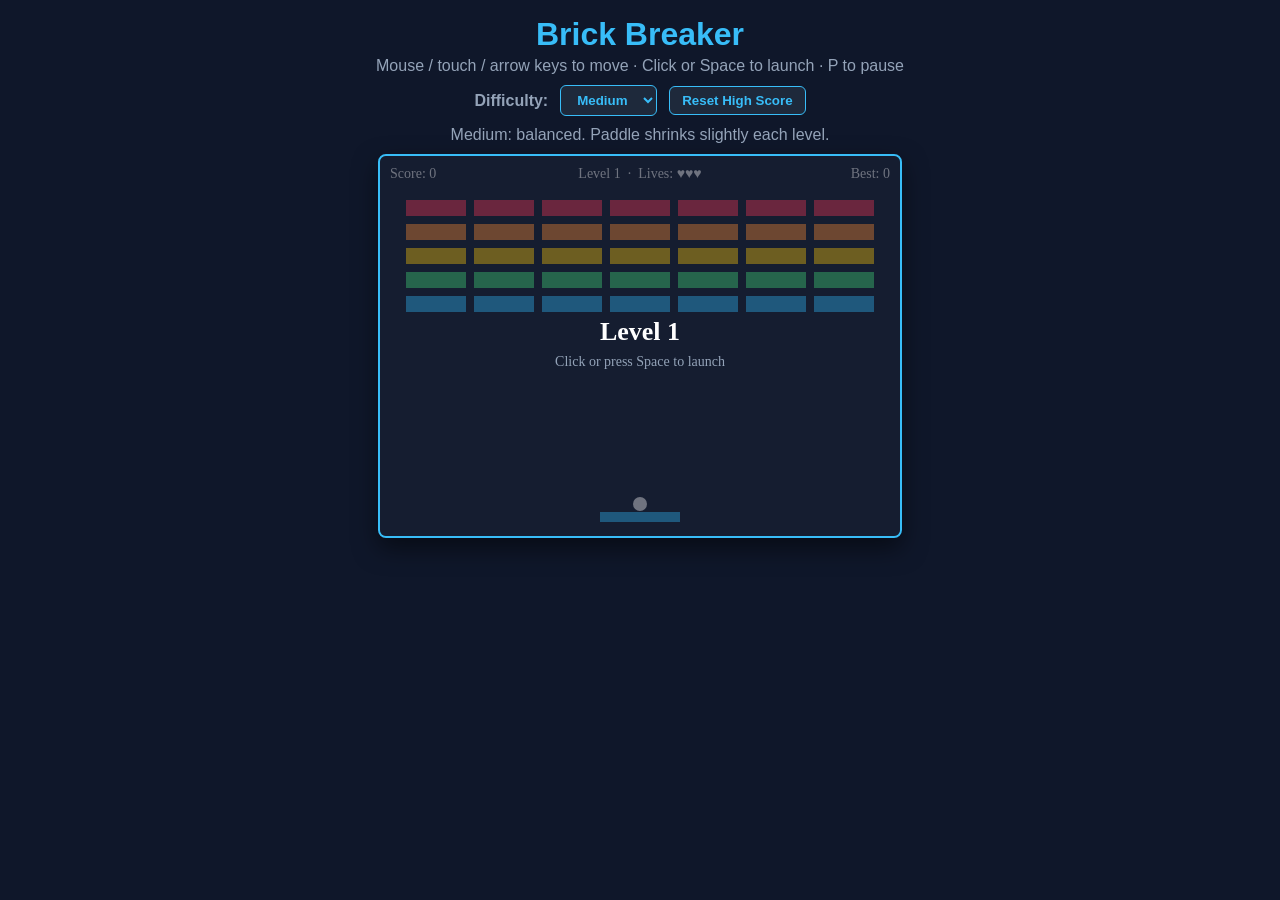
<file: projects/brick-breaker.html>
<!DOCTYPE html>
<html lang="en">
<head>
<meta charset="UTF-8">
<meta name="viewport" content="width=device-width, initial-scale=1, viewport-fit=cover">
<title>Brick Breaker</title>
<style>
:root{box-sizing:border-box;padding-top:env(safe-area-inset-top,0px);padding-bottom:env(safe-area-inset-bottom,0px);--bg:#0f172a;--panel:#1e293b;--fg:#fff;--mut:#94a3b8;--acc:#38bdf8}
:root:not([data-theme="light"]){}
html{scroll-padding-top:env(safe-area-inset-top,0px)}
body{background:var(--bg);color:var(--fg);font-family:'Segoe UI',Tahoma,Verdana,sans-serif;text-align:center;margin:0;padding:16px}
h1{color:var(--acc);margin:0 0 4px}
p{color:var(--mut);margin:0 0 10px}
.controls{display:flex;justify-content:center;align-items:center;gap:12px;margin:10px 0;flex-wrap:wrap}
label{font-weight:bold;color:var(--mut)}
select,button{background:var(--panel);color:var(--acc);border:1px solid var(--acc);padding:6px 12px;border-radius:6px;cursor:pointer;font-weight:bold}
select:focus,button:hover{background:var(--acc);color:var(--bg)}
canvas{background:var(--panel);display:block;margin:0 auto;border:2px solid var(--acc);border-radius:8px;box-shadow:0 10px 25px rgba(0,0,0,.5);max-width:100%;touch-action:none}
</style>
</head>
<body>
<h1>Brick Breaker</h1>
<p>Mouse / touch / arrow keys to move · Click or Space to launch · P to pause</p>
<div class="controls">
  <label for="difficulty">Difficulty:</label>
  <select id="difficulty">
    <option value="easy">Easy</option>
    <option value="medium" selected>Medium</option>
    <option value="hard">Hard</option>
  </select>
  <button id="resetHi">Reset High Score</button>
</div>
<p id="hint"></p>
<canvas id="c" width="520" height="380"></canvas>

<script>
const cv=document.getElementById('c'),ctx=cv.getContext('2d'),W=cv.width,H=cv.height;
const DIFF={
  easy:{s:3,pw:100,l:5,lv:.15,ramp:.015,drop:.22,hpAdd:-1,unb:.5,shrink:0,descend:0},
  medium:{s:4,pw:80,l:3,lv:.25,ramp:.03,drop:.14,hpAdd:0,unb:1,shrink:2,descend:0},
  hard:{s:5.2,pw:60,l:2,lv:.4,ramp:.05,drop:.08,hpAdd:1,unb:1.5,shrink:4,descend:900}
};
const HINTS={
  easy:"Easy: weaker bricks, more power-ups, fewer steel bricks, slow ball.",
  medium:"Medium: balanced. Paddle shrinks slightly each level.",
  hard:"Hard: tougher bricks, rare power-ups, extra steel bricks, fast ball, shrinking paddle, and the bricks keep dropping!"
};
const LAYOUTS=[
  ["xxxxxxx","xxxxxxx","xxxxxxx","xxxxxxx","xxxxxxx"],
  ["...x...","..xxx..",".xxxxx.","xxxxxxx","xxxxxxx"],
  ["x.x.x.x",".x.x.x.","x.x.x.x",".x.x.x.","x.x.x.x"],
  ["#xxxxx#","x#xxx#x","xxxxxxx","xx###xx","xxxxxxx"],
  ["x#x.x#x","x#x.x#x","xxx.xxx","x.xxx.x","xxxxxxx"],
  ["...#...","..xxx..",".x###x.","..xxx..","...x..."]
];
const COLORS=["#f43f5e","#fb923c","#facc15","#4ade80","#38bdf8"];
const PU={W:{c:"#a78bfa"},L:{c:"#f43f5e"},S:{c:"#4ade80"}};
let diff='medium',hi=loadHi(),state='ready',score=0,lives=3,level=1;
let bricks=[],ball={x:0,y:0,vx:0,vy:0},speed=4,px=0,pw=80,basePw=80,ph=10,py=H-24,r=7;
let drops=[],parts=[],wideT=0,slowT=0,left=false,right=false,last=0,shake=0,descendT=0;

function loadHi(){try{return +localStorage.getItem('bb_hi_'+diff)||0}catch(e){return 0}}
function saveHi(){try{localStorage.setItem('bb_hi_'+diff,hi)}catch(e){}}

function newLevel(){
  const D=DIFF[diff];bricks=[];descendT=D.descend;
  basePw=Math.max(44,D.pw-(level-1)*D.shrink);
  const L=LAYOUTS[(level-1)%LAYOUTS.length];
  const bw=60,bh=16,pad=8,ox=26,oy=44;
  for(let row=0;row<5;row++)for(let c=0;c<7;c++){
    let ch=L[row][c];
    if(ch==='#'&&D.unb<1&&(c+row)%2===0)ch='x';
    if(ch==='x'&&D.unb>1&&level>=2&&row===2&&(c===0||c===6))ch='#';
    if(ch==='.')continue;
    const x=c*(bw+pad)+ox,y=row*(bh+pad)+oy;
    if(ch==='#'){bricks.push({x,y,w:bw,h:bh,hp:1,max:1,unb:true});continue}
    let hp=row<2?2:1;
    if(level>2&&row===0)hp=3;
    hp+=D.hpAdd<0?D.hpAdd:(row<3?D.hpAdd:0);
    hp=Math.max(1,Math.min(4,hp));
    bricks.push({x,y,w:bw,h:bh,hp,max:hp,color:COLORS[row]});
  }
}
function setBall(){
  state='ready';drops=[];
  ball.x=px+pw/2;ball.y=py-r-1;ball.vx=ball.vy=0;
}
function fullReset(){
  const d=DIFF[diff];basePw=pw=d.pw;lives=d.l;score=0;level=1;speed=d.s;
  wideT=slowT=0;px=(W-pw)/2;newLevel();setBall();
  document.getElementById('hint').textContent=HINTS[diff];
}
function launch(){
  if(state==='ready'){
    const a=(Math.random()*40-20)*Math.PI/180;
    ball.vx=speed*Math.sin(a);ball.vy=-speed*Math.cos(a);state='playing';
  }else if(state==='over')fullReset();
}
function togglePause(){
  if(state==='playing')state='paused';else if(state==='paused')state='playing';
}

// Input
addEventListener('keydown',e=>{
  if(['ArrowLeft','ArrowRight',' '].includes(e.key))e.preventDefault();
  if(e.key==='ArrowLeft')left=true;
  if(e.key==='ArrowRight')right=true;
  if(e.key===' ')launch();
  if(e.key==='p'||e.key==='P')togglePause();
});
addEventListener('keyup',e=>{
  if(e.key==='ArrowLeft')left=false;
  if(e.key==='ArrowRight')right=false;
});
function moveTo(clientX){
  const rect=cv.getBoundingClientRect();
  const x=(clientX-rect.left)*(W/rect.width);
  px=Math.max(0,Math.min(W-pw,x-pw/2));
}
cv.addEventListener('mousemove',e=>moveTo(e.clientX));
cv.addEventListener('touchmove',e=>{moveTo(e.touches[0].clientX)},{passive:true});
cv.addEventListener('touchstart',e=>{moveTo(e.touches[0].clientX);launch()},{passive:true});
cv.addEventListener('mousedown',launch);
document.getElementById('difficulty').addEventListener('change',e=>{
  diff=e.target.value;hi=loadHi();fullReset();e.target.blur();
});
document.getElementById('resetHi').addEventListener('click',()=>{
  try{localStorage.removeItem('bb_hi_'+diff)}catch(err){}hi=0;
});

function burst(x,y,color){
  for(let i=0;i<8;i++){
    const a=Math.random()*Math.PI*2,s=1+Math.random()*2.5;
    parts.push({x,y,vx:Math.cos(a)*s,vy:Math.sin(a)*s,life:30,color});
  }
}
function addScore(n){score+=n;if(score>hi){hi=score;saveHi()}}

function update(dt){
  if(left)px-=7*dt;if(right)px+=7*dt;
  pw=wideT>0?basePw*1.5:basePw;
  px=Math.max(0,Math.min(W-pw,px));
  if(wideT>0)wideT-=dt;if(slowT>0)slowT-=dt;

  parts.forEach(p=>{p.x+=p.vx*dt;p.y+=p.vy*dt;p.life-=dt});
  parts=parts.filter(p=>p.life>0);
  if(shake>0)shake-=dt;

  if(state==='ready'){ball.x=px+pw/2;ball.y=py-r-1;return}
  if(state!=='playing')return;

  const k=dt*(slowT>0?0.65:1);
  ball.x+=ball.vx*k;ball.y+=ball.vy*k;

  // walls
  if(ball.x<r){ball.x=r;ball.vx=Math.abs(ball.vx)}
  if(ball.x>W-r){ball.x=W-r;ball.vx=-Math.abs(ball.vx)}
  if(ball.y<r){ball.y=r;ball.vy=Math.abs(ball.vy)}

  // paddle: bounce angle depends on where it hits
  if(ball.vy>0&&ball.y+r>=py&&ball.y-r<=py+ph&&ball.x>=px-r&&ball.x<=px+pw+r){
    const hit=Math.max(-1,Math.min(1,(ball.x-(px+pw/2))/(pw/2)));
    const a=hit*60*Math.PI/180;
    ball.vx=speed*Math.sin(a);ball.vy=-speed*Math.cos(a);ball.y=py-r;
  }

  // bricks: circle vs rectangle
  for(const b of bricks){
    if(b.hp<=0)continue;
    const cx=Math.max(b.x,Math.min(ball.x,b.x+b.w)),cy=Math.max(b.y,Math.min(ball.y,b.y+b.h));
    const dx=ball.x-cx,dy=ball.y-cy;
    if(dx*dx+dy*dy<r*r){
      if(dx===0&&dy===0)ball.vy=-ball.vy;
      else if(Math.abs(dx)>Math.abs(dy))ball.vx=(dx>0?1:-1)*Math.abs(ball.vx);
      else ball.vy=(dy>0?1:-1)*Math.abs(ball.vy);
      if(b.unb){shake=4;break}
      b.hp--;addScore(10);
      speed=Math.min(speed+DIFF[diff].ramp,DIFF[diff].s+3);
      if(b.hp<=0){
        burst(b.x+b.w/2,b.y+b.h/2,b.color);
        if(Math.random()<DIFF[diff].drop){
          const t='WLS'[Math.floor(Math.random()*3)];
          drops.push({x:b.x+b.w/2,y:b.y,t});
        }
      }
      break;
    }
  }

  // ball lost
  if(ball.y>H+r){
    lives--;shake=12;
    if(lives<=0)state='over';else setBall();
  }

  // level cleared
  const D=DIFF[diff];
  if(D.descend&&state==='playing'){
    descendT-=dt;
    if(descendT<=0){
      descendT=D.descend;shake=8;
      bricks.forEach(b=>{b.y+=16});
      if(bricks.some(b=>(b.unb||b.hp>0)&&b.y+b.h>=py-6))state='over';
    }
  }
  if(state==='playing'&&bricks.every(b=>b.unb||b.hp<=0)){level++;speed=D.s+Math.min(level-1,6)*D.lv;newLevel();setBall()}
}

function updateDrops(dt){
  for(const d of drops){
    d.y+=1.6*dt;
    if(d.y>py-8&&d.y<py+ph&&d.x>px&&d.x<px+pw){
      d.dead=true;
      if(d.t==='W')wideT=600;
      if(d.t==='L')lives=Math.min(lives+1,9);
      if(d.t==='S')slowT=480;
      addScore(25);
    }
    if(d.y>H)d.dead=true;
  }
  drops=drops.filter(d=>!d.dead);
}

function draw(){
  ctx.save();
  ctx.clearRect(0,0,W,H);
  if(shake>0)ctx.translate((Math.random()-.5)*6,(Math.random()-.5)*6);

  for(const b of bricks){
    if(b.hp<=0)continue;
    if(b.unb){
      ctx.globalAlpha=1;ctx.fillStyle="#64748b";ctx.fillRect(b.x,b.y,b.w,b.h);
      ctx.strokeStyle="#cbd5e1";ctx.lineWidth=2;ctx.strokeRect(b.x+1,b.y+1,b.w-2,b.h-2);
      continue;
    }
    ctx.globalAlpha=0.45+0.55*(b.hp/b.max);
    ctx.fillStyle=b.color;
    ctx.fillRect(b.x,b.y,b.w,b.h);
  }
  ctx.globalAlpha=1;

  parts.forEach(p=>{ctx.globalAlpha=p.life/30;ctx.fillStyle=p.color;ctx.fillRect(p.x,p.y,3,3)});
  ctx.globalAlpha=1;

  drops.forEach(d=>{
    ctx.fillStyle=PU[d.t].c;ctx.beginPath();ctx.arc(d.x,d.y,9,0,7);ctx.fill();
    ctx.fillStyle="#0f172a";ctx.font="bold 11px Segoe UI";ctx.textAlign="center";ctx.fillText(d.t,d.x,d.y+4);
  });

  ctx.fillStyle=wideT>0?"#a78bfa":"#38bdf8";
  ctx.fillRect(px,py,pw,ph);

  ctx.fillStyle="#fff";ctx.beginPath();ctx.arc(ball.x,ball.y,r,0,7);ctx.fill();

  ctx.font="14px Segoe UI";ctx.fillStyle="#fff";
  ctx.textAlign="left";ctx.fillText("Score: "+score,10,22);
  ctx.textAlign="center";ctx.fillText("Level "+level+"  ·  Lives: "+"♥".repeat(lives),W/2,22);
  ctx.textAlign="right";ctx.fillText("Best: "+hi,W-10,22);
  if(DIFF[diff].descend){ctx.fillStyle="#f43f5e";ctx.fillRect(0,30,W*Math.max(0,descendT)/DIFF[diff].descend,3)}
  ctx.restore();

  if(state!=='playing'){
    ctx.fillStyle="rgba(15,23,42,.6)";ctx.fillRect(0,0,W,H);
    ctx.fillStyle="#fff";ctx.textAlign="center";
    ctx.font="bold 26px Segoe UI";
    const t=state==='over'?"GAME OVER":state==='paused'?"PAUSED":"Level "+level;
    ctx.fillText(t,W/2,H/2-6);
    ctx.font="14px Segoe UI";ctx.fillStyle="#94a3b8";
    ctx.fillText(state==='over'?"Click or press Space to play again":state==='paused'?"Press P to resume":"Click or press Space to launch",W/2,H/2+20);
  }
}

function loop(t){
  const dt=Math.min((t-last)/16.667||1,2.5);last=t; // frame-rate independent
  update(dt);updateDrops(state==='playing'?dt:0);draw();
  requestAnimationFrame(loop);
}
fullReset();
requestAnimationFrame(loop);
</script>
</body>
</html>
</file>
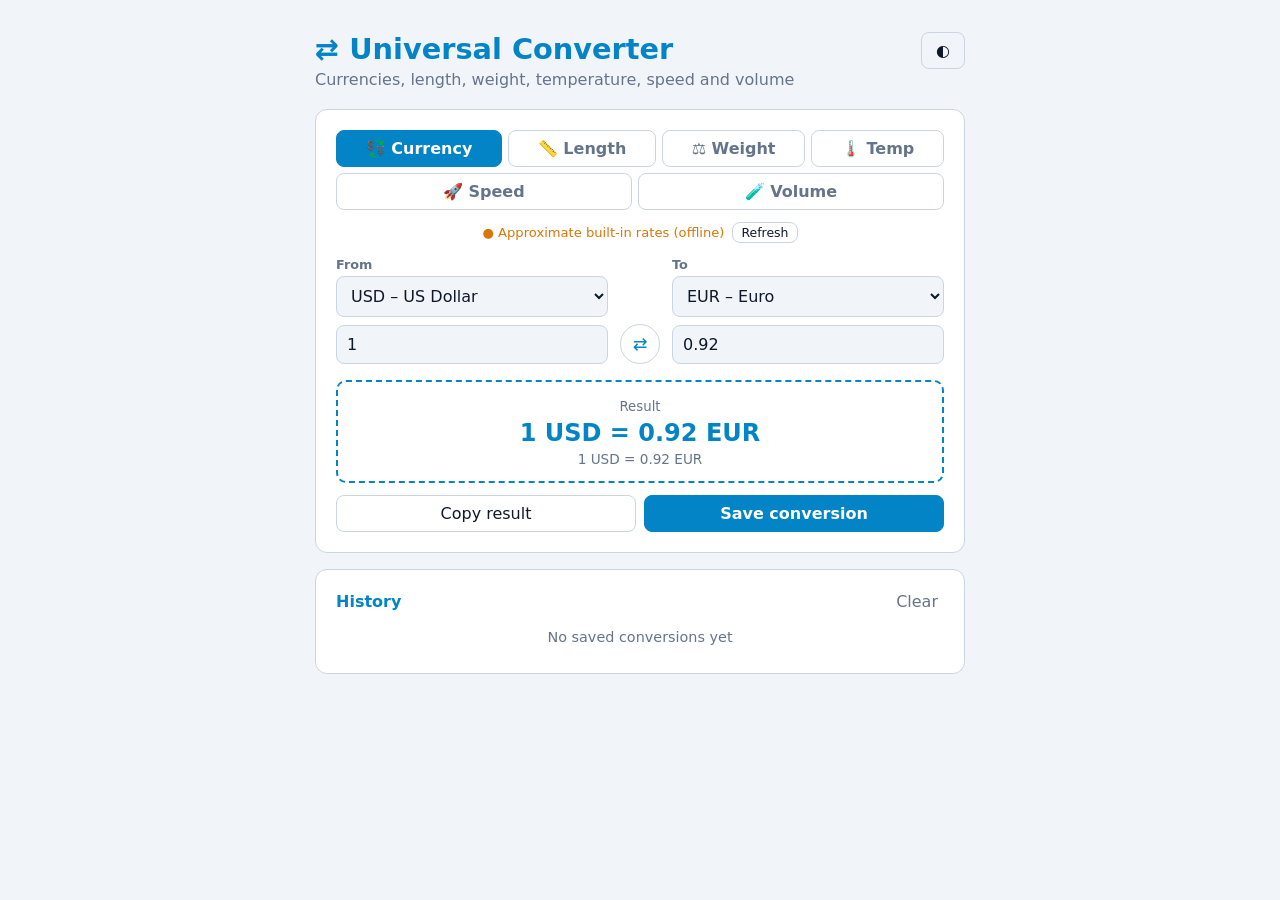
<file: projects/converter.html>
<!DOCTYPE html>
<html lang="en">
<head>
<meta charset="UTF-8">
<meta name="viewport" content="width=device-width, initial-scale=1, viewport-fit=cover">
<title>Universal Converter</title>
<style>
:root{--bg:#f1f5f9;--card:#fff;--bd:#cbd5e1;--fg:#0f172a;--mut:#64748b;--acc:#0284c7;--accfg:#fff;--ok:#059669;--warn:#d97706;
box-sizing:border-box;padding-top:env(safe-area-inset-top,0px);padding-bottom:env(safe-area-inset-bottom,0px)}
@media (prefers-color-scheme:dark){:root:not([data-theme="light"]){--bg:#0f172a;--card:#1e293b;--bd:#334155;--fg:#f8fafc;--mut:#94a3b8;--acc:#38bdf8;--accfg:#0f172a;--ok:#4ade80;--warn:#fbbf24}}
:root[data-theme="dark"]{--bg:#0f172a;--card:#1e293b;--bd:#334155;--fg:#f8fafc;--mut:#94a3b8;--acc:#38bdf8;--accfg:#0f172a;--ok:#4ade80;--warn:#fbbf24}
html{scroll-padding-top:env(safe-area-inset-top,0px)}
*,*:before,*:after{box-sizing:inherit}
body{margin:0;background:var(--bg);color:var(--fg);font-family:'Segoe UI',system-ui,-apple-system,Roboto,sans-serif;padding:32px 16px;min-height:100vh}
.wrap{max-width:650px;margin:0 auto}
header{display:flex;justify-content:space-between;align-items:flex-start;gap:12px;margin-bottom:20px}
h1{margin:0;color:var(--acc);font-size:1.8rem}
header p{margin:4px 0 0;color:var(--mut)}
.card{background:var(--card);border:1px solid var(--bd);border-radius:12px;padding:20px;margin-bottom:16px}
input,select,button{font:inherit;color:var(--fg)}
input,select{width:100%;background:var(--bg);border:1px solid var(--bd);border-radius:8px;padding:9px 10px;min-width:0}
input:focus,select:focus,button:focus-visible{outline:2px solid var(--acc);outline-offset:1px}
button{background:transparent;border:1px solid var(--bd);border-radius:8px;padding:8px 14px;cursor:pointer}
button:hover{border-color:var(--acc)}
.primary{background:var(--acc);color:var(--accfg);border-color:var(--acc);font-weight:700}
.tabs{display:flex;gap:6px;flex-wrap:wrap;margin-bottom:12px}
.tabs button{flex:1 1 auto;color:var(--mut);font-weight:600}
.tabs button.on{background:var(--acc);color:var(--accfg);border-color:var(--acc)}
.status{font-size:.82rem;display:flex;justify-content:center;align-items:center;gap:8px;margin-bottom:14px;color:var(--mut)}
.status.ok{color:var(--ok)}.status.warn{color:var(--warn)}
.status button{padding:2px 8px;font-size:.78rem}
.grid{display:grid;grid-template-columns:1fr auto 1fr;gap:12px;align-items:end;margin-bottom:16px}
@media(max-width:520px){.grid{grid-template-columns:1fr}.swap{justify-self:center}}
label{display:block;font-size:.8rem;font-weight:700;color:var(--mut);margin-bottom:4px}
.grid select{margin-bottom:8px}
.swap{border-radius:50%;width:40px;height:40px;padding:0;font-size:1.1rem;color:var(--acc)}
.result{border:2px dashed var(--acc);border-radius:10px;padding:14px;text-align:center;margin-bottom:12px}
.result small{color:var(--mut)}
#resultText{margin:4px 0;font-size:1.5rem;font-weight:700;color:var(--acc);overflow-wrap:anywhere}
#rateLine{color:var(--mut);font-size:.85rem;min-height:1.2em}
.actions{display:flex;gap:8px}.actions button{flex:1}
.hhead{display:flex;justify-content:space-between;align-items:center;margin-bottom:8px}
.hhead h2{margin:0;font-size:1rem;color:var(--acc)}
.link{border:none;color:var(--mut);padding:2px 6px}
ul{list-style:none;margin:0;padding:0}
ul button{width:100%;text-align:left;border:none;border-bottom:1px solid var(--bd);border-radius:0;padding:9px 4px;font-size:.9rem}
ul li:last-child button{border-bottom:none}
.empty{text-align:center;color:var(--mut);padding:8px;font-size:.9rem}
</style>
</head>
<body>
<div class="wrap">
  <header>
    <div><h1>⇄ Universal Converter</h1><p>Currencies, length, weight, temperature, speed and volume</p></div>
    <button id="theme" title="Toggle theme" aria-label="Toggle theme">◐</button>
  </header>

  <div class="card">
    <div class="tabs" id="tabs" role="group" aria-label="Category"></div>
    <div class="status" id="status"></div>

    <div class="grid">
      <div>
        <label for="fromUnit">From</label>
        <select id="fromUnit"></select>
        <input type="number" id="fromValue" value="1" step="any" inputmode="decimal" aria-label="Value to convert">
      </div>
      <button class="swap" id="swap" title="Swap units (S)" aria-label="Swap units">⇄</button>
      <div>
        <label for="toUnit">To</label>
        <select id="toUnit"></select>
        <input type="text" id="toValue" readonly placeholder="Result" aria-label="Result">
      </div>
    </div>

    <div class="result" aria-live="polite">
      <small>Result</small>
      <div id="resultText">--</div>
      <div id="rateLine"></div>
    </div>
    <div class="actions">
      <button id="copy">Copy result</button>
      <button class="primary" id="save">Save conversion</button>
    </div>
  </div>

  <div class="card">
    <div class="hhead"><h2>History</h2><button class="link" id="clearHist">Clear</button></div>
    <ul id="history"></ul>
  </div>
</div>

<script>
const $=id=>document.getElementById(id);
const U=a=>a.map(([id,f])=>({id,f}));
const CATS={
  currency:{label:'💱 Currency'},
  length:{label:'📏 Length',units:U([['mm',.001],['cm',.01],['m',1],['km',1000],['in',.0254],['ft',.3048],['yd',.9144],['mi',1609.344]])},
  weight:{label:'⚖️ Weight',units:U([['mg',1e-6],['g',.001],['kg',1],['tonne',1000],['oz',.028349523125],['lb',.45359237],['stone',6.35029318]])},
  temperature:{label:'🌡️ Temp',units:U([['Celsius',0],['Fahrenheit',0],['Kelvin',0]])},
  speed:{label:'🚀 Speed',units:U([['m/s',1],['km/h',1/3.6],['mph',.44704],['knots',.5144444],['ft/s',.3048]])},
  volume:{label:'🧪 Volume',units:U([['mL',.001],['L',1],['tsp',.00492892159375],['tbsp',.01478676478125],['cup',.2365882365],['fl oz',.0295735295625],['gallon (US)',3.785411784],['m³',1000]])}
};
const POPULAR=['USD','EUR','GBP','JPY','PHP','CAD','AUD','SGD','CNY','HKD','KRW','INR'];
let rates={USD:1,EUR:.92,GBP:.79,JPY:155.2,PHP:58.5,CAD:1.36,AUD:1.51,SGD:1.35,CNY:7.25,HKD:7.8,KRW:1370,INR:83.5};
let rateInfo={src:'builtin',time:null};
let cat='currency',prefs=lsGet('converterPrefs',{}),history=lsGet('converterHistoryV2',[]);
if(!Array.isArray(history))history=[];

function lsGet(k,d){try{const v=JSON.parse(localStorage.getItem(k));return v??d}catch(e){return d}}
function lsSet(k,v){try{localStorage.setItem(k,JSON.stringify(v))}catch(e){}}
function h(tag,props={},...kids){
  const e=document.createElement(tag);
  for(const k in props){
    if(k==='class')e.className=props[k];
    else if(k.startsWith('on'))e.addEventListener(k.slice(2),props[k]);
    else if(k.includes('-'))e.setAttribute(k,props[k]);
    else e[k]=props[k];
  }
  kids.forEach(x=>e.append(x));return e;
}

/* ---------- units ---------- */
let names=null;try{names=new Intl.DisplayNames(undefined,{type:'currency'})}catch(e){}
function unitList(){
  if(cat==='currency'){
    const all=Object.keys(rates);
    return POPULAR.filter(c=>rates[c]).concat(all.filter(c=>!POPULAR.includes(c)).sort());
  }
  return CATS[cat].units.map(u=>u.id);
}
function unitLabel(u){
  if(cat!=='currency'||!names)return u;
  try{return u+' – '+names.of(u)}catch(e){return u}
}
function fillSelect(sel,list,value){
  sel.replaceChildren(...list.map(u=>h('option',{value:u,textContent:unitLabel(u)})));
  if(list.includes(value))sel.value=value;
}
function toCelsius(v,f){return f==='Fahrenheit'?(v-32)*5/9:f==='Kelvin'?v-273.15:v}
function fromCelsius(c,t){return t==='Fahrenheit'?c*9/5+32:t==='Kelvin'?c+273.15:c}
function convertVal(v,from,to){
  if(cat==='temperature')return fromCelsius(toCelsius(v,from),to);
  if(cat==='currency')return v/rates[from]*rates[to];
  const f=Object.fromEntries(CATS[cat].units.map(u=>[u.id,u.f]));
  return v*f[from]/f[to];
}
function fmt(n){
  if(!isFinite(n))return '--';
  if(n===0)return '0';
  const a=Math.abs(n);
  if(a>=1e15||a<1e-6)return n.toExponential(4);
  return n.toLocaleString(undefined,{maximumFractionDigits:a<1?6:4});
}

/* ---------- main ---------- */
function convert(){
  const raw=$('fromValue').value,v=parseFloat(raw),from=$('fromUnit').value,to=$('toUnit').value;
  let text='--';
  $('toValue').value='';$('rateLine').textContent='';
  if(raw!==''&&!isNaN(v)){
    if(cat==='temperature'&&toCelsius(v,from)<-273.15){
      text='Below absolute zero';
    }else{
      const out=fmt(convertVal(v,from,to));
      $('toValue').value=out;
      text=`${fmt(v)} ${from} = ${out} ${to}`;
      $('rateLine').textContent=cat==='temperature'?'':`1 ${from} = ${fmt(convertVal(1,from,to))} ${to}`;
    }
  }
  $('resultText').textContent=text;
  prefs.cat=cat;prefs.value=raw;(prefs.sel=prefs.sel||{})[cat]=[from,to];lsSet('converterPrefs',prefs);
}
function setCategory(c,keep){
  cat=c;
  [...$('tabs').children].forEach(b=>{const on=b.dataset.cat===c;b.classList.toggle('on',on);b.setAttribute('aria-pressed',on)});
  const list=unitList(),saved=(prefs.sel||{})[c]||[];
  const from=keep?$('fromUnit').value:saved[0]||list[0];
  const to=keep?$('toUnit').value:saved[1]||(c==='currency'?'EUR':list[1]);
  fillSelect($('fromUnit'),list,from);fillSelect($('toUnit'),list,to);
  $('status').style.display=c==='currency'?'flex':'none';
  convert();
}

/* ---------- live rates ---------- */
function showStatus(){
  const s=$('status');s.replaceChildren();
  const when=rateInfo.time?new Date(rateInfo.time).toLocaleString(undefined,{dateStyle:'medium',timeStyle:'short'}):'';
  const msg={live:'● Live rates · updated '+when,cached:'● Saved rates from '+when+' (offline)',builtin:'● Approximate built-in rates (offline)',loading:'Updating rates…'}[rateInfo.src];
  s.className='status '+(rateInfo.src==='live'?'ok':rateInfo.src==='loading'?'':'warn');
  s.append(msg,h('button',{type:'button',onclick:fetchRates},'Refresh'));
}
async function fetchRates(){
  const prevSrc=rateInfo.src;rateInfo.src='loading';showStatus();
  try{
    const ctl=new AbortController(),t=setTimeout(()=>ctl.abort(),8000);
    const res=await fetch('https://open.er-api.com/v6/latest/USD',{signal:ctl.signal});clearTimeout(t);
    if(!res.ok)throw new Error('HTTP '+res.status);
    const data=await res.json();
    if(!data.rates||!data.rates.USD)throw new Error('Bad data');
    rates=data.rates;
    rateInfo={src:'live',time:(data.time_last_update_unix||Date.now()/1000)*1000};
    lsSet('converterRates',{rates,time:rateInfo.time});
    if(cat==='currency')setCategory('currency',true);
  }catch(e){
    rateInfo.src=prevSrc==='loading'?'builtin':prevSrc==='live'?'cached':prevSrc;
  }
  showStatus();
}

/* ---------- history ---------- */
function renderHistory(){
  const ul=$('history');ul.replaceChildren();
  if(!history.length){ul.append(h('li',{class:'empty'},'No saved conversions yet'));return}
  history.forEach(it=>ul.append(h('li',{},h('button',{title:'Click to reload',onclick:()=>{
    prefs.sel=prefs.sel||{};prefs.sel[it.cat]=[it.from,it.to];$('fromValue').value=it.val;setCategory(it.cat);
  }},'↺  '+it.text))));
}
function saveHistory(){
  const text=$('resultText').textContent;
  if(text==='--'||text==='Below absolute zero')return;
  history=history.filter(x=>x.text!==text);
  history.unshift({text,cat,from:$('fromUnit').value,to:$('toUnit').value,val:$('fromValue').value});
  history=history.slice(0,8);lsSet('converterHistoryV2',history);renderHistory();
}

/* ---------- wiring ---------- */
$('tabs').replaceChildren(...Object.entries(CATS).map(([k,c])=>h('button',{type:'button','data-cat':k,onclick:()=>setCategory(k)},c.label)));
$('fromValue').addEventListener('input',convert);
$('fromUnit').addEventListener('change',convert);
$('toUnit').addEventListener('change',convert);
$('swap').addEventListener('click',()=>{const a=$('fromUnit').value;$('fromUnit').value=$('toUnit').value;$('toUnit').value=a;convert()});
$('save').addEventListener('click',saveHistory);
$('copy').addEventListener('click',async()=>{
  const t=$('toValue').value;if(!t)return;
  try{await navigator.clipboard.writeText(t);$('copy').textContent='Copied!'}catch(e){$('copy').textContent='Copy failed'}
  setTimeout(()=>$('copy').textContent='Copy result',1200);
});
$('clearHist').addEventListener('click',()=>{history=[];lsSet('converterHistoryV2',[]);renderHistory()});
$('theme').addEventListener('click',()=>{
  const r=document.documentElement;
  const dark=r.dataset.theme?r.dataset.theme==='dark':matchMedia('(prefers-color-scheme: dark)').matches;
  r.dataset.theme=dark?'light':'dark';
});
document.addEventListener('keydown',e=>{
  if(e.key==='Enter'&&e.target.id==='fromValue')saveHistory();
});

/* ---------- init ---------- */
const cache=lsGet('converterRates',null);
if(cache&&cache.rates&&cache.rates.USD){rates=cache.rates;rateInfo={src:'cached',time:cache.time}}
if(prefs.value!==undefined)$('fromValue').value=prefs.value;
setCategory(CATS[prefs.cat]?prefs.cat:'currency');
renderHistory();showStatus();fetchRates();
</script>
</body>
</html>
</file>
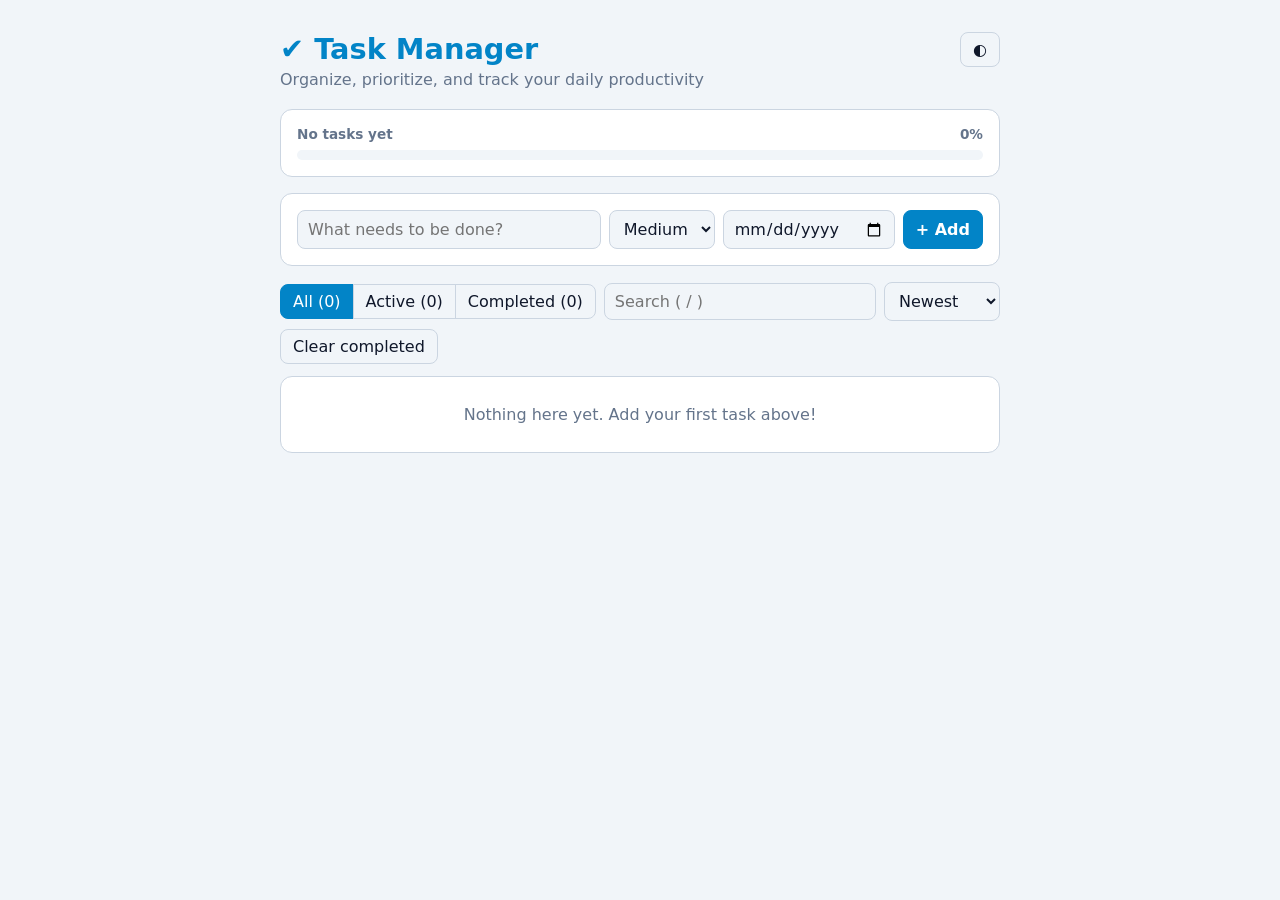
<file: projects/task-manager.html>
<!DOCTYPE html>
<html lang="en">
<head>
<meta charset="UTF-8">
<meta name="viewport" content="width=device-width, initial-scale=1, viewport-fit=cover">
<title>Task Manager</title>
<style>
:root{--bg:#f1f5f9;--card:#fff;--bd:#cbd5e1;--fg:#0f172a;--mut:#64748b;--acc:#0284c7;--accfg:#fff;--hi:#ef4444;--md:#f59e0b;--lo:#10b981;
box-sizing:border-box;padding-top:env(safe-area-inset-top,0px);padding-bottom:env(safe-area-inset-bottom,0px)}
@media (prefers-color-scheme:dark){:root:not([data-theme="light"]){--bg:#0f172a;--card:#1e293b;--bd:#334155;--fg:#f8fafc;--mut:#94a3b8;--acc:#38bdf8;--accfg:#0f172a}}
:root[data-theme="dark"]{--bg:#0f172a;--card:#1e293b;--bd:#334155;--fg:#f8fafc;--mut:#94a3b8;--acc:#38bdf8;--accfg:#0f172a}
html{scroll-padding-top:env(safe-area-inset-top,0px)}
*,*:before,*:after{box-sizing:inherit}
body{margin:0;background:var(--bg);color:var(--fg);font-family:'Segoe UI',system-ui,-apple-system,Roboto,sans-serif;padding:32px 16px;min-height:100vh}
.wrap{max-width:720px;margin:0 auto}
header{display:flex;justify-content:space-between;align-items:flex-start;gap:12px;margin-bottom:20px}
h1{margin:0;color:var(--acc);font-size:1.8rem}
header p{margin:4px 0 0;color:var(--mut)}
.card{background:var(--card);border:1px solid var(--bd);border-radius:12px;padding:16px;margin-bottom:16px}
input,select,button{font:inherit;color:var(--fg)}
input[type=text],input[type=date],input[type=search],select{background:var(--bg);border:1px solid var(--bd);border-radius:8px;padding:8px 10px;min-width:0}
input:focus,select:focus,button:focus-visible{outline:2px solid var(--acc);outline-offset:1px}
button{background:transparent;border:1px solid var(--bd);border-radius:8px;padding:7px 12px;cursor:pointer}
button:hover{border-color:var(--acc)}
.primary{background:var(--acc);color:var(--accfg);border-color:var(--acc);font-weight:700}
.row{display:flex;gap:8px;flex-wrap:wrap}
.grow{flex:1 1 200px}
.bar{height:10px;background:var(--bg);border-radius:99px;overflow:hidden;margin-top:8px}
.bar div{height:100%;width:0;background:var(--acc);transition:width .3s}
.meta{display:flex;justify-content:space-between;color:var(--mut);font-size:.85rem;font-weight:600}
.seg button{border-radius:0;margin-left:-1px}
.seg button:first-child{border-radius:8px 0 0 8px;margin:0}
.seg button:last-child{border-radius:0 8px 8px 0}
.seg button.on{background:var(--acc);color:var(--accfg);border-color:var(--acc)}
.tools{display:flex;gap:8px;flex-wrap:wrap;align-items:center;margin-bottom:12px}
ul{list-style:none;margin:0;padding:0}
li.task{display:flex;align-items:center;gap:12px;background:var(--card);border:1px solid var(--bd);border-left:4px solid var(--lo);border-radius:10px;padding:12px;margin-bottom:8px}
li.task.High{border-left-color:var(--hi)}li.task.Medium{border-left-color:var(--md)}
li.task input[type=checkbox]{width:18px;height:18px;accent-color:var(--acc);flex:none}
.title{flex:1;min-width:0;font-weight:600;overflow-wrap:anywhere;cursor:text}
.done .title{text-decoration:line-through;opacity:.5}
.edit{flex:1;min-width:0}
.badge{font-size:.72rem;font-weight:700;padding:2px 8px;border-radius:99px;background:var(--lo);color:#fff;white-space:nowrap}
.badge.High{background:var(--hi)}.badge.Medium{background:var(--md);color:#0f172a}
.badge.due{background:transparent;color:var(--mut);border:1px solid var(--bd)}
.badge.over{background:transparent;color:var(--hi);border-color:var(--hi)}
.icon{border:none;padding:4px 8px;color:var(--mut)}
.icon.del:hover{color:var(--hi)}
.empty{text-align:center;color:var(--mut);padding:28px}
#toast{position:fixed;left:50%;bottom:calc(20px + env(safe-area-inset-bottom,0px));transform:translateX(-50%);background:var(--fg);color:var(--bg);padding:10px 14px;border-radius:10px;display:none;align-items:center;gap:12px;box-shadow:0 8px 24px rgba(0,0,0,.35)}
#toast button{color:var(--bg);border-color:var(--bg);padding:3px 10px}
</style>
</head>
<body>
<div class="wrap">
  <header>
    <div><h1>✔ Task Manager</h1><p>Organize, prioritize, and track your daily productivity</p></div>
    <button id="theme" title="Toggle theme" aria-label="Toggle theme">◐</button>
  </header>

  <div class="card">
    <div class="meta"><span id="progLabel">No tasks yet</span><span id="progPct">0%</span></div>
    <div class="bar"><div id="progBar"></div></div>
  </div>

  <form id="form" class="card row">
    <input class="grow" type="text" id="title" placeholder="What needs to be done?" maxlength="200" required aria-label="Task title">
    <select id="priority" aria-label="Priority">
      <option value="Low">Low</option><option value="Medium" selected>Medium</option><option value="High">High</option>
    </select>
    <input type="date" id="due" aria-label="Due date">
    <button class="primary" type="submit">+ Add</button>
  </form>

  <div class="tools">
    <div class="seg row" style="gap:0" id="filters"></div>
    <input class="grow" type="search" id="search" placeholder="Search ( / )" aria-label="Search tasks">
    <select id="sort" aria-label="Sort">
      <option value="new">Newest</option><option value="pri">Priority</option><option value="due">Due date</option>
    </select>
    <button id="clear">Clear completed</button>
  </div>

  <ul id="list"></ul>
</div>
<div id="toast"><span id="toastMsg"></span><button id="undo">Undo</button></div>

<script>
const KEY='portfolioTasks',$=id=>document.getElementById(id);
let tasks=load(),filter='all',q='',sort='new',prev=null,toastT;

function load(){try{const t=JSON.parse(localStorage.getItem(KEY));return Array.isArray(t)?t:[]}catch(e){return[]}}
function save(){try{localStorage.setItem(KEY,JSON.stringify(tasks))}catch(e){}}

// tiny DOM helper: builds elements with textContent, so user text can never inject HTML
function h(tag,props={},...kids){
  const e=document.createElement(tag);
  for(const k in props){
    if(k==='class')e.className=props[k];
    else if(k.startsWith('on'))e.addEventListener(k.slice(2),props[k]);
    else if(k.includes('-'))e.setAttribute(k,props[k]);
    else e[k]=props[k];
  }
  kids.forEach(x=>e.append(x));return e;
}
const today=()=>{const d=new Date();return d.getFullYear()+'-'+String(d.getMonth()+1).padStart(2,'0')+'-'+String(d.getDate()).padStart(2,'0')};
const RANK={High:0,Medium:1,Low:2};

function visible(){
  let l=tasks.filter(t=>(filter==='all'||(filter==='active'?!t.completed:t.completed))&&t.title.toLowerCase().includes(q));
  if(sort==='new')l.sort((a,b)=>b.id-a.id);
  if(sort==='pri')l.sort((a,b)=>RANK[a.priority]-RANK[b.priority]||b.id-a.id);
  if(sort==='due')l.sort((a,b)=>(a.due||'9999').localeCompare(b.due||'9999')||b.id-a.id);
  return l;
}
function commit(msg,before){
  save();render();
  if(msg){prev=before;$('toastMsg').textContent=msg;$('toast').style.display='flex';clearTimeout(toastT);toastT=setTimeout(()=>$('toast').style.display='none',5000)}
}
function startEdit(t,span){
  const inp=h('input',{type:'text',class:'edit',value:t.title,maxLength:200});
  let done=false;
  const finish=ok=>{
    if(done)return;done=true;
    const v=inp.value.trim();
    if(ok&&v&&v!==t.title){t.title=v;commit()}else render();
  };
  inp.addEventListener('keydown',e=>{if(e.key==='Enter')finish(true);if(e.key==='Escape')finish(false)});
  inp.addEventListener('blur',()=>finish(true));
  span.replaceWith(inp);inp.focus();inp.select();
}
function dueBadge(t){
  if(!t.due)return null;
  const td=today(),over=!t.completed&&t.due<td;
  const label=t.due===td?'Today':new Date(t.due+'T00:00').toLocaleDateString(undefined,{month:'short',day:'numeric'});
  return h('span',{class:'badge due'+(over?' over':'')},(over?'Overdue · ':'')+label);
}
function render(){
  const list=$('list');list.replaceChildren();
  const items=visible();
  if(!items.length){
    list.append(h('li',{class:'card empty'},tasks.length?'No matching tasks.':'Nothing here yet. Add your first task above!'));
  }
  items.forEach(t=>{
    const span=h('span',{class:'title',title:'Double-click to edit'},t.title);
    span.addEventListener('dblclick',()=>startEdit(t,span));
    const li=h('li',{class:'task '+t.priority+(t.completed?' done':'')},
      h('input',{type:'checkbox',checked:t.completed,'aria-label':'Mark complete',onchange:()=>{t.completed=!t.completed;commit()}}),
      span,dueBadge(t),
      h('span',{class:'badge '+t.priority},t.priority),
      h('button',{class:'icon',title:'Edit','aria-label':'Edit task',onclick:()=>startEdit(t,span)},'✎'),
      h('button',{class:'icon del',title:'Delete','aria-label':'Delete task',onclick:()=>{const b=tasks.slice();tasks=tasks.filter(x=>x.id!==t.id);commit('Task deleted',b)}},'✕')
    );
    list.append(li);
  });
  // progress + filter counts
  const done=tasks.filter(t=>t.completed).length,pct=tasks.length?Math.round(done/tasks.length*100):0;
  $('progBar').style.width=pct+'%';$('progPct').textContent=pct+'%';
  $('progLabel').textContent=tasks.length?`${done} of ${tasks.length} done · ${tasks.length-done} left`:'No tasks yet';
  const counts={all:tasks.length,active:tasks.length-done,completed:done};
  $('filters').replaceChildren(...['all','active','completed'].map(f=>
    h('button',{class:filter===f?'on':'',type:'button',onclick:()=>{filter=f;render()}},f[0].toUpperCase()+f.slice(1)+' ('+counts[f]+')')));
}

$('form').addEventListener('submit',e=>{
  e.preventDefault();
  const title=$('title').value.trim();if(!title)return;
  tasks.push({id:Date.now(),title,priority:$('priority').value,due:$('due').value||null,completed:false});
  $('title').value='';$('due').value='';$('title').focus();commit();
});
$('search').addEventListener('input',e=>{q=e.target.value.trim().toLowerCase();render()});
$('sort').addEventListener('change',e=>{sort=e.target.value;render()});
$('clear').addEventListener('click',()=>{
  if(!tasks.some(t=>t.completed))return;
  const b=tasks.slice();tasks=tasks.filter(t=>!t.completed);commit('Completed tasks cleared',b);
});
$('undo').addEventListener('click',()=>{if(prev){tasks=prev;prev=null;save();render()}$('toast').style.display='none'});
$('theme').addEventListener('click',()=>{
  const r=document.documentElement;
  const dark=r.dataset.theme?r.dataset.theme==='dark':matchMedia('(prefers-color-scheme: dark)').matches;
  r.dataset.theme=dark?'light':'dark';
});
document.addEventListener('keydown',e=>{
  if(e.key==='/'&&!/INPUT|SELECT|TEXTAREA/.test(document.activeElement.tagName)){e.preventDefault();$('search').focus()}
});
render();
</script>
</body>
</html>
</file>
